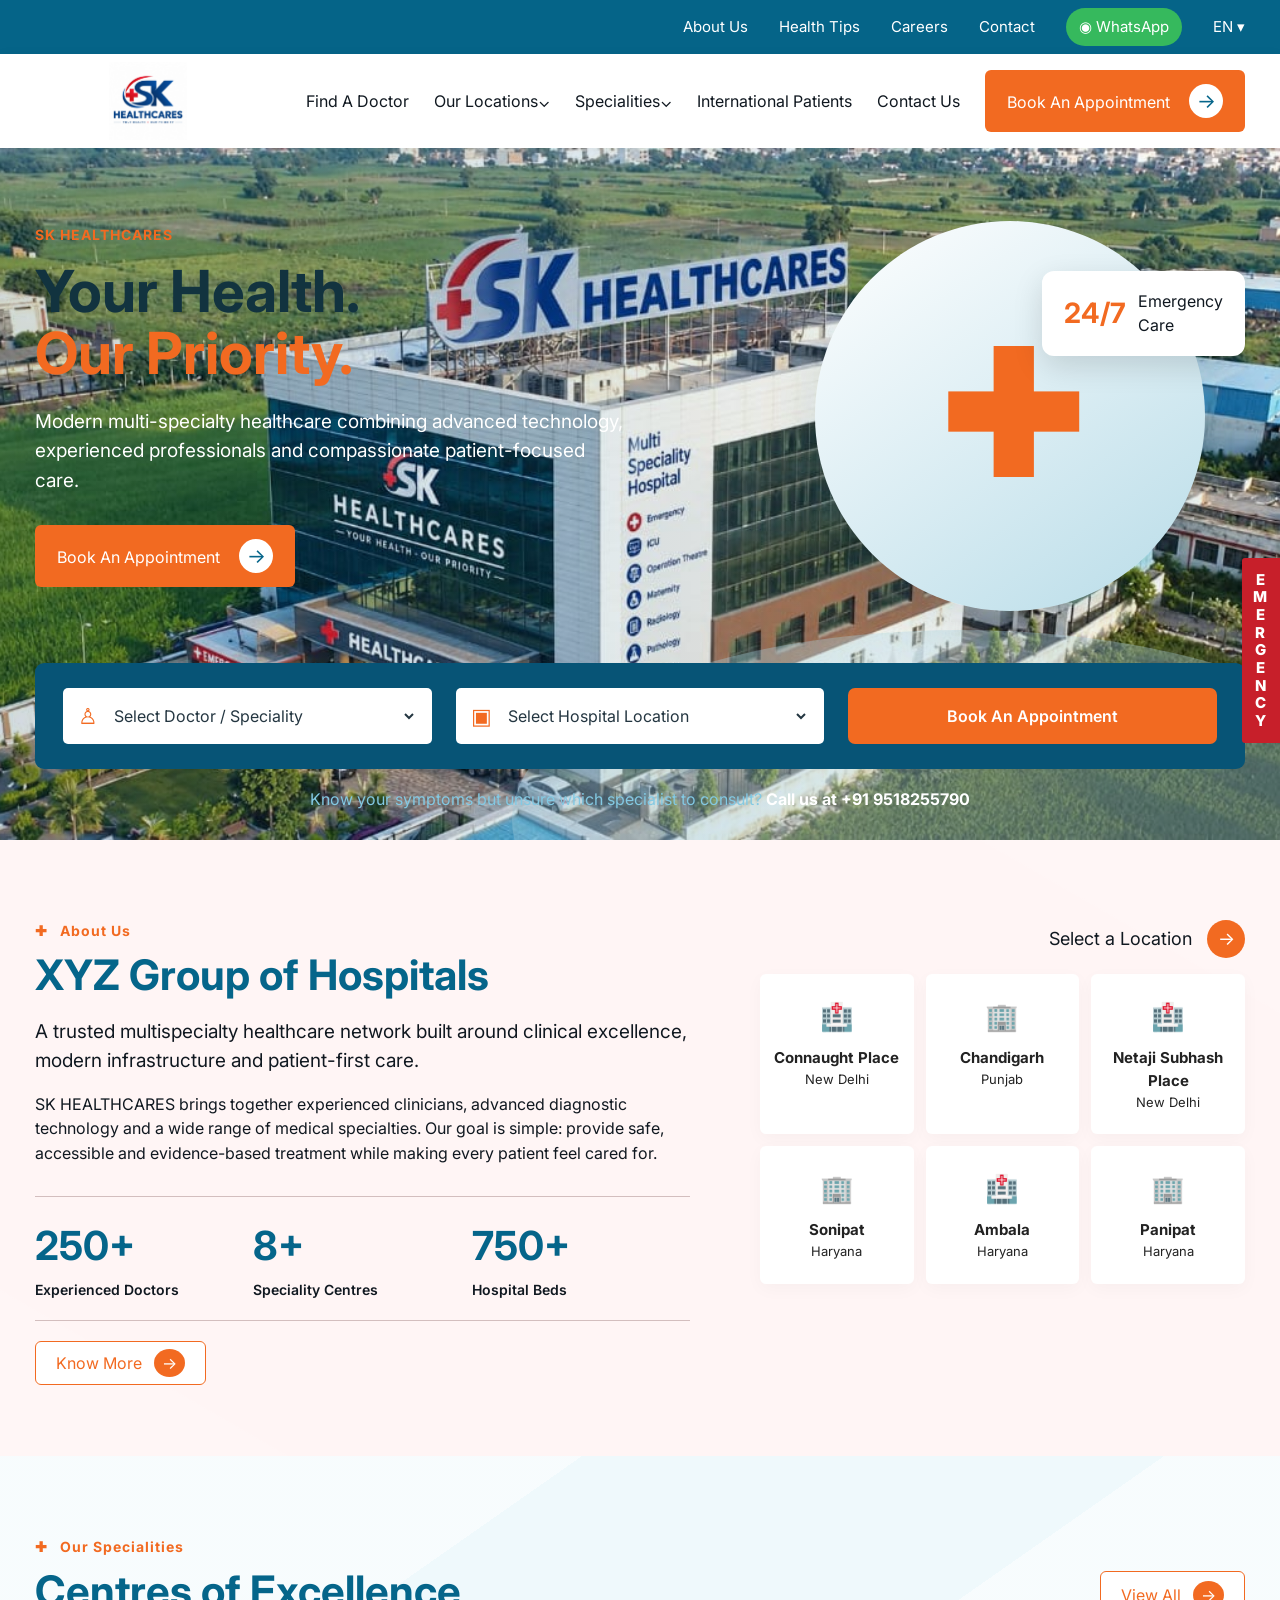
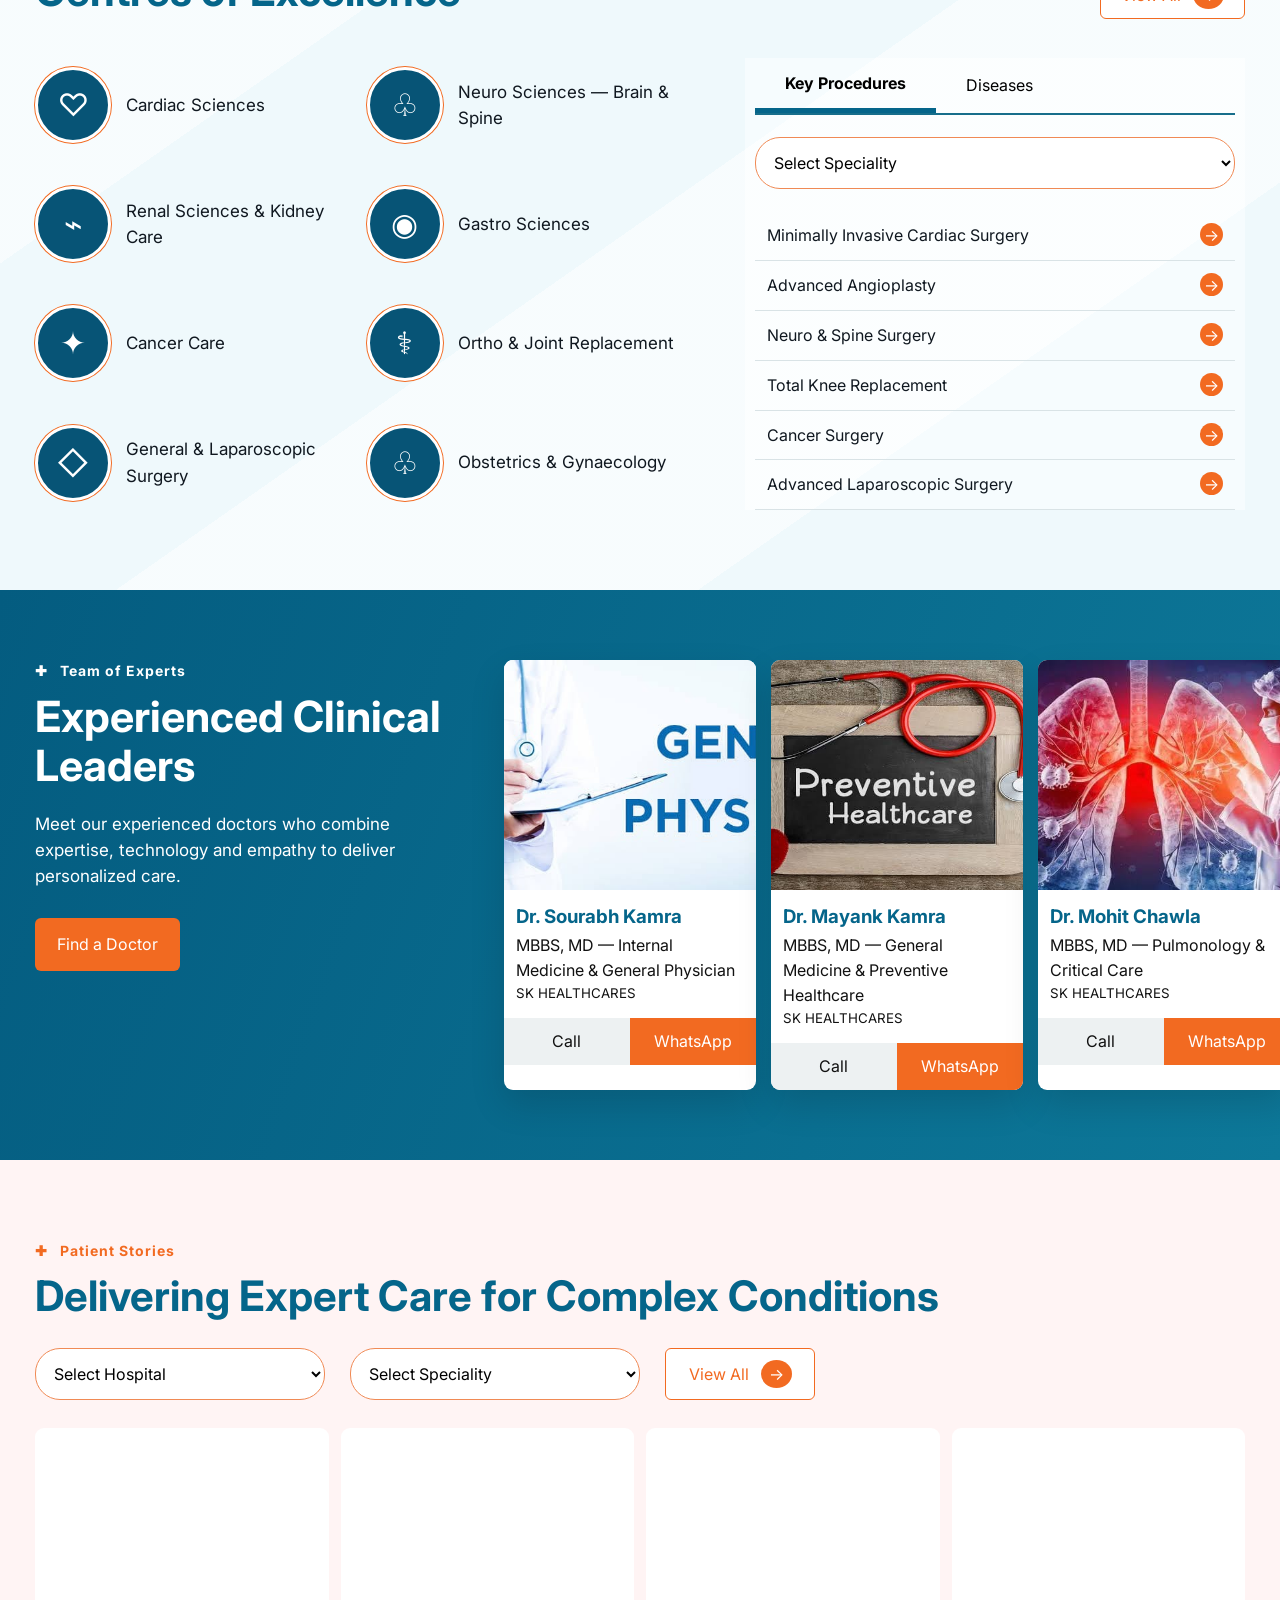
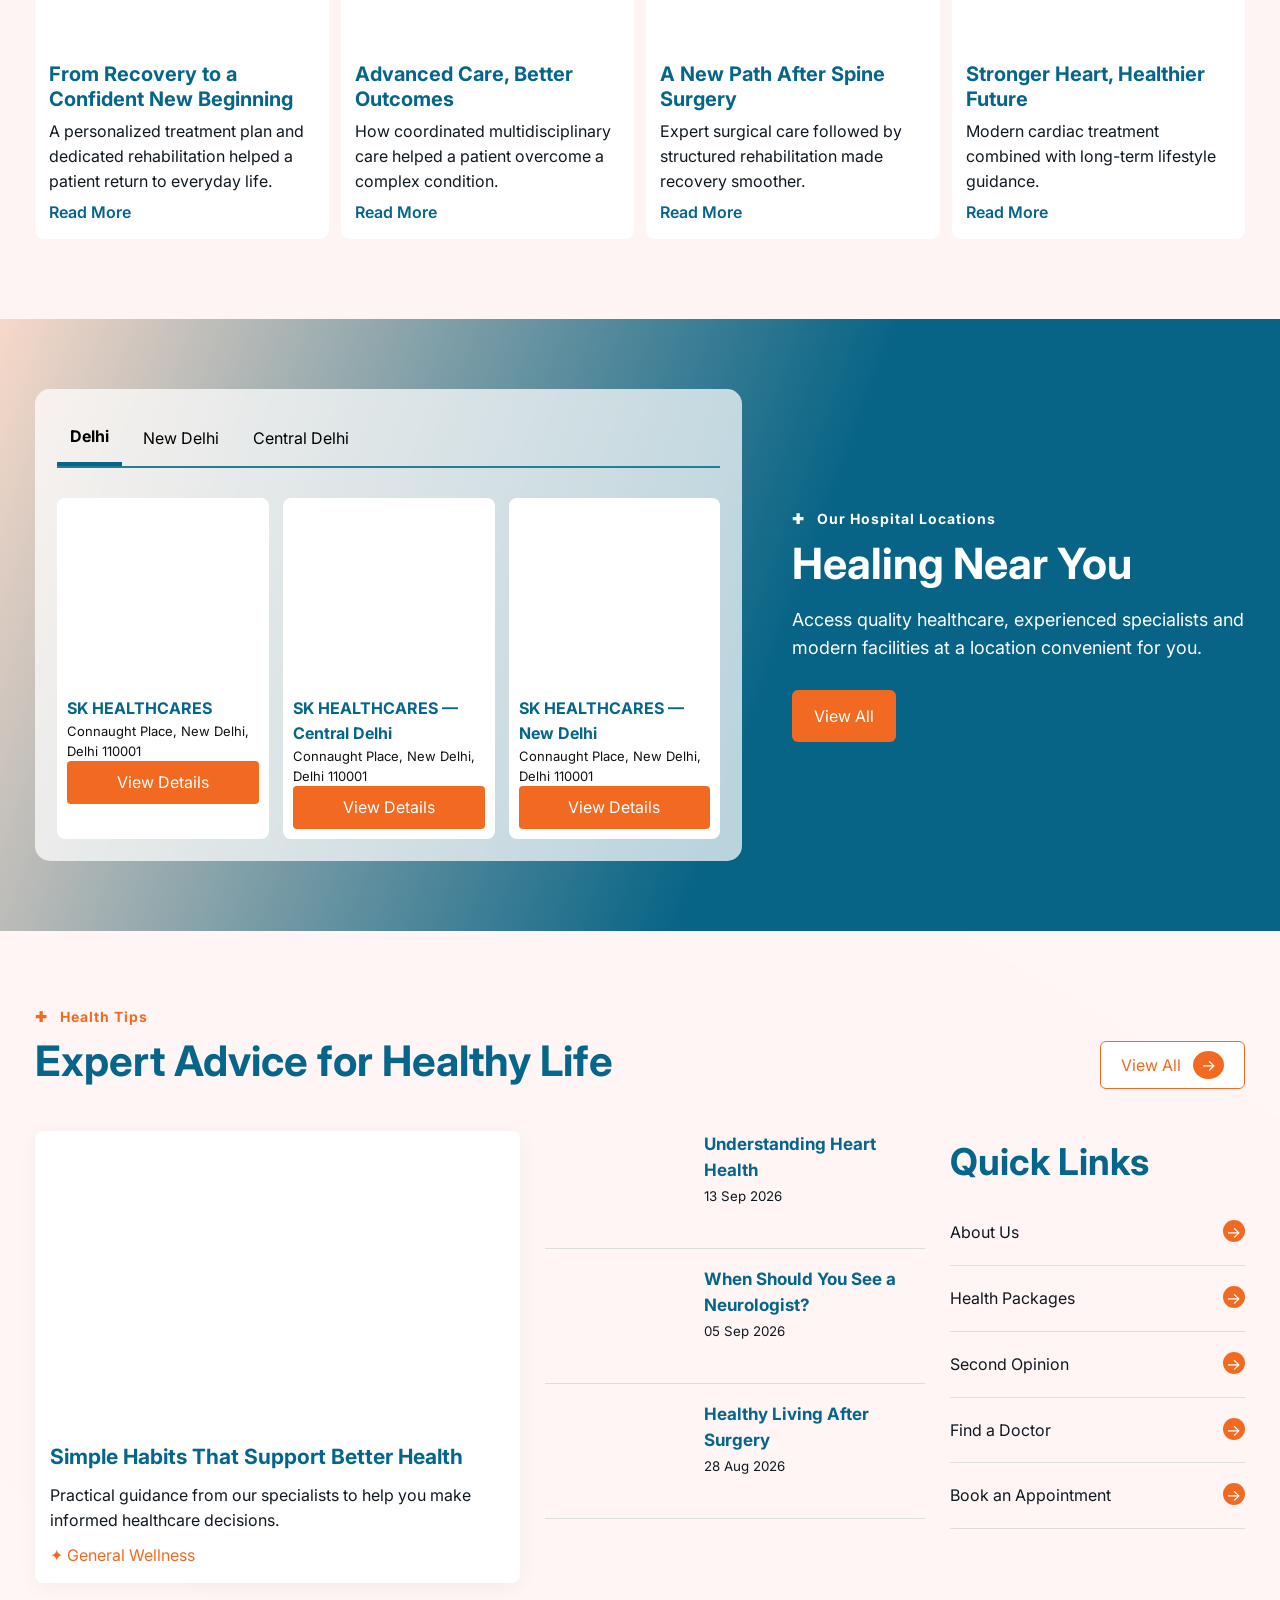
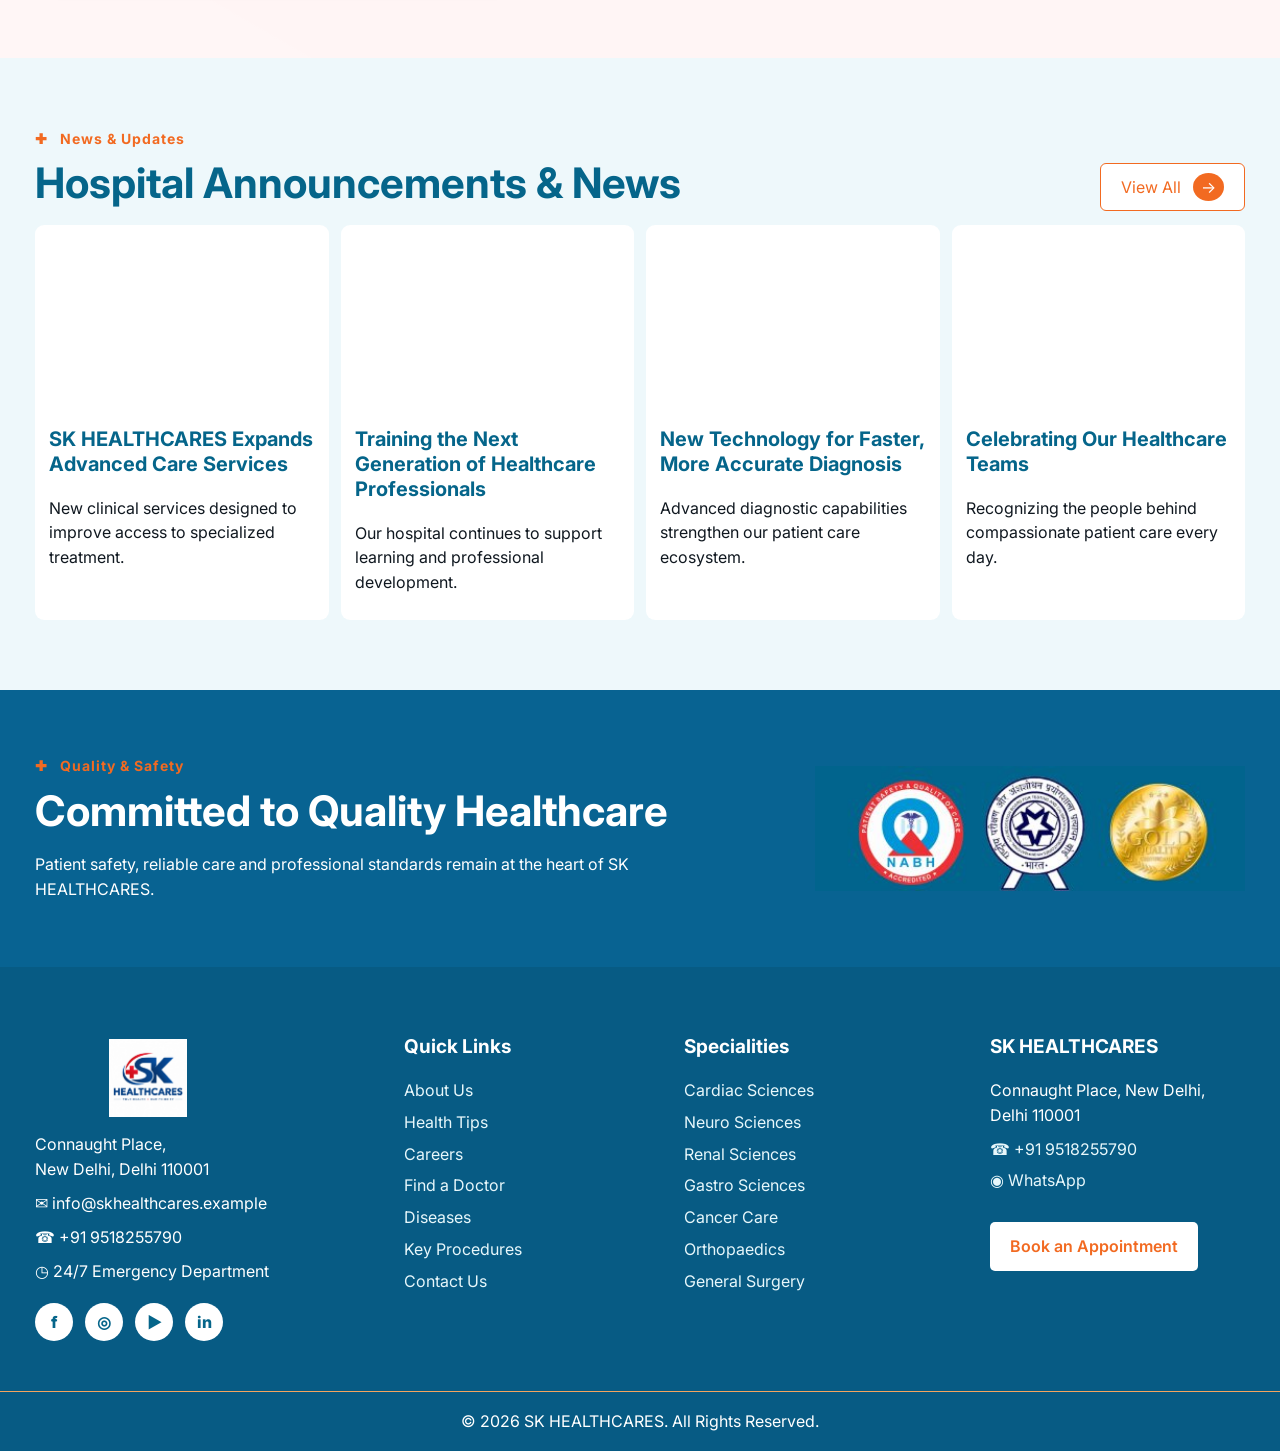
<file: index.html>
<!DOCTYPE html>
<html lang="en">
<head>
  <meta charset="UTF-8">
  <meta name="viewport" content="width=device-width, initial-scale=1.0">
  <meta name="description" content="SK HEALTHCARES - Multispecialty healthcare with expert doctors and modern facilities.">
  <title>SK HEALTHCARES | Compassionate Care, Advanced Medicine</title>
  <link rel="preconnect" href="https://fonts.googleapis.com">
  <link rel="preconnect" href="https://fonts.gstatic.com" crossorigin>
  <link href="https://fonts.googleapis.com/css2?family=Inter:wght@400;500;600;700;800&display=swap" rel="stylesheet">
  <link rel="stylesheet" href="style.css">
</head>
<body>

  <div class="topbar">
    <div class="container topbar-inner">
      <div></div>
      <nav>
        <a href="#about">About Us</a>
        <a href="#health-tips">Health Tips</a>
        <a href="#careers">Careers</a>
        <a href="#contact">Contact</a>
        <a class="wa" href="https://wa.me/91 9518255790" target="_blank" rel="noopener">◉ WhatsApp</a>
        <button class="language">EN ▾</button>
      </nav>
    </div>
  </div>

  <header class="header">
    <div class="container header-inner">
      <a class="logo" href="#">
        <img src="images/image3.jpg" alt="SK HEALTHCARES logo">
      </a>

      <button class="mobile-menu" aria-label="Open menu">☰</button>

      <nav class="main-nav" id="mainNav">
        <a href="#doctors">Find A Doctor</a>
        <a href="#locations">Our Locations⌄</a>
        <a href="#specialties">Specialities⌄</a>
        <a href="#international">International Patients</a>
        <a href="#contact">Contact Us</a>
        <button class="appointment-btn open-modal">Book An Appointment <span>→</span></button>
      </nav>
    </div>
  </header>

  <button class="emergency" id="emergencyBtn">
    E<br>M<br>E<br>R<br>G<br>E<br>N<br>C<br>Y
</button>

  <main>
    <!-- HERO -->
    <section class="hero">
      <img class="hero-image" src="images/image1.jpg" alt="SK HEALTHCARES hospital building">
      <div class="hero-overlay"></div>
      <div class="container hero-content">
        <div class="hero-copy">
          <p class="eyebrow">SK HEALTHCARES</p>
          <h1>Your Health.<br><span>Our Priority.</span></h1>
          <p>Modern multi-specialty healthcare combining advanced technology, experienced professionals and compassionate patient-focused care.</p>
          <button class="primary-btn open-modal">Book An Appointment <span>→</span></button>
        </div>
        <div class="hero-visual">
          <div class="hero-badge"><b>24/7</b><span>Emergency<br>Care</span></div>
          <div class="hero-circle">
            <div class="cross">✚</div>
          </div>
        </div>
      </div>

      <div class="search-panel container">
        <div class="select-box"><span>♙</span><select><option>Select Doctor / Speciality</option><option>General Physician</option><option>Preventive Healthcare</option><option>Pulmonology & Critical Care</option></select></div>
        <div class="select-box"><span>▣</span><select id="searchLocation">
            <option value="">Select Hospital Location</option>
            <option value="Connaught Place, New Delhi">Connaught Place, New Delhi</option>
            <option value="Chandigarh, Punjab">Chandigarh, Punjab</option>
            <option value="Netaji Subhash Place, New Delhi">Netaji Subhash Place, New Delhi</option>
            <option value="Sonipat, Haryana">Sonipat, Haryana</option>
            <option value="Ambala, Haryana">Ambala, Haryana</option>
            <option value="Panipat, Haryana">Panipat, Haryana</option>
          </select></div>
        <button class="search-btn open-modal">Book An Appointment</button>
      </div>
      <p class="symptom-line">Know your symptoms but unsure which specialist to consult? <b>Call us at +91  9518255790</b></p>
    </section>

    <!-- ABOUT -->
    <section class="about section-pattern" id="about">
      <div class="container two-col">
        <div>
          <p class="section-kicker">✚ &nbsp; About Us</p>
          <h2>XYZ Group of Hospitals</h2>
          <p class="lead">A trusted multispecialty healthcare network built around clinical excellence, modern infrastructure and patient-first care.</p>
          <p>SK HEALTHCARES brings together experienced clinicians, advanced diagnostic technology and a wide range of medical specialties. Our goal is simple: provide safe, accessible and evidence-based treatment while making every patient feel cared for.</p>

          <div class="stats">
            <div><strong>250+</strong><span>Experienced Doctors</span></div>
            <div><strong>8+</strong><span>Speciality Centres</span></div>
            <div><strong>750+</strong><span>Hospital Beds</span></div>
          </div>
          <a class="outline-btn" href="#contact">Know More <span>→</span></a>
        </div>

        <div class="location-grid">
          <div class="location-title">Select a Location <span>→</span></div>
          <div class="location-cards">
            <div class="location-card">🏥<b>Connaught Place</b><small>New Delhi</small></div>
            <div class="location-card">🏢<b>Chandigarh</b><small>Punjab</small></div>
            <div class="location-card">🏥<b>Netaji Subhash Place</b><small>New Delhi</small></div>
            <div class="location-card">🏢<b>Sonipat</b><small>Haryana</small></div>
            <div class="location-card">🏥<b>Ambala</b><small>Haryana</small></div>
            <div class="location-card">🏢<b>Panipat</b><small>Haryana</small></div>
          </div>
        </div>
      </div>
    </section>

    <!-- SPECIALTIES -->
    <section class="specialties section-pattern-blue" id="specialties">
      <div class="container">
        <p class="section-kicker">✚ &nbsp; Our Specialities</p>
        <div class="section-heading">
          <h2>Centres of Excellence</h2>
          <button class="outline-btn">View All <span>→</span></button>
        </div>

        <div class="specialty-layout">
          <div class="specialty-list">
            <div class="specialty active"><i>♡</i><span>Cardiac Sciences</span></div>
            <div class="specialty"><i>♧</i><span>Neuro Sciences — Brain & Spine</span></div>
            <div class="specialty"><i>⌁</i><span>Renal Sciences & Kidney Care</span></div>
            <div class="specialty"><i>◉</i><span>Gastro Sciences</span></div>
            <div class="specialty"><i>✦</i><span>Cancer Care</span></div>
            <div class="specialty"><i>⚕</i><span>Ortho & Joint Replacement</span></div>
            <div class="specialty"><i>◇</i><span>General & Laparoscopic Surgery</span></div>
            <div class="specialty"><i>♧</i><span>Obstetrics & Gynaecology</span></div>
          </div>

          <div class="procedures">
            <div class="tabs"><button class="tab active">Key Procedures</button><button class="tab">Diseases</button></div>
            <select><option>Select Speciality</option><option>Cardiology</option><option>Neurology</option><option>Orthopaedics</option></select>
            <ul id="procedureList">
              <li>Minimally Invasive Cardiac Surgery <span>→</span></li>
              <li>Advanced Angioplasty <span>→</span></li>
              <li>Neuro & Spine Surgery <span>→</span></li>
              <li>Total Knee Replacement <span>→</span></li>
              <li>Cancer Surgery <span>→</span></li>
              <li>Advanced Laparoscopic Surgery <span>→</span></li>
            </ul>
          </div>
        </div>
      </div>
    </section>

    <!-- DOCTORS -->
    <section class="doctors" id="doctors">
      <div class="container doctors-inner">
        <div class="doctor-intro">
          <p class="section-kicker light">✚ &nbsp; Team of Experts</p>
          <h2>Experienced Clinical Leaders</h2>
          <p>Meet our experienced doctors who combine expertise, technology and empathy to deliver personalized care.</p>
          <button class="primary-btn">Find a Doctor</button>
        </div>

        <div class="doctor-slider">
          <article class="doctor-card">
            <div class="doctor-photo"><img src="images/image4.jpg" alt="General Physician care"></div>
            <h3>Dr. Sourabh Kamra</h3><p>MBBS, MD — Internal Medicine & General Physician</p><small>SK HEALTHCARES</small>
            <div class="card-actions"><a href="tel:+91 9518255790">Call</a><a class="orange" href="https://wa.me/91 9518255790" target="_blank" rel="noopener">WhatsApp</a></div>
          </article>
          <article class="doctor-card">
            <div class="doctor-photo"><img src="images/image5.jpg" alt="Preventive Healthcare"></div>
            <h3>Dr. Mayank Kamra</h3><p>MBBS, MD — General Medicine & Preventive Healthcare</p><small>SK HEALTHCARES</small>
            <div class="card-actions"><a href="tel:+91 9518255790">Call</a><a class="orange" href="https://wa.me/91 9518255790" target="_blank" rel="noopener">WhatsApp</a></div>
          </article>
          <article class="doctor-card">
            <div class="doctor-photo"><img src="images/image6.jpg" alt="Pulmonology and Critical Care"></div>
            <h3>Dr. Mohit Chawla</h3><p>MBBS, MD — Pulmonology & Critical Care</p><small>SK HEALTHCARES</small>
            <div class="card-actions"><a href="tel:+91 9518255790">Call</a><a class="orange" href="https://wa.me/91 9518255790" target="_blank" rel="noopener">WhatsApp</a></div>
          </article>
        </div></div>
      </div>
    </section>

    <!-- CASES -->
    <section class="cases" id="health-tips">
      <div class="container">
        <p class="section-kicker">✚ &nbsp; Patient Stories</p>
        <h2>Delivering Expert Care for Complex Conditions</h2>
        <div class="filter-row">
          <select id="caseHospital">
              <option value="">Select Hospital</option>
              <option value="Connaught Place, New Delhi">Connaught Place, New Delhi</option>
              <option value="Chandigarh, Punjab">Chandigarh, Punjab</option>
              <option value="Netaji Subhash Place, New Delhi">Netaji Subhash Place, New Delhi</option>
              <option value="Sonipat, Haryana">Sonipat, Haryana</option>
              <option value="Ambala, Haryana">Ambala, Haryana</option>
              <option value="Panipat, Haryana">Panipat, Haryana</option>
            </select>
          <select><option>Select Speciality</option><option>Cardiology</option><option>Orthopaedics</option></select>
          <button class="outline-btn">View All <span>→</span></button>
        </div>

        <div class="case-grid">
          <article class="case-card">
            <div class="case-image case-a"></div>
            <div class="case-body"><h3>From Recovery to a Confident New Beginning</h3><p>A personalized treatment plan and dedicated rehabilitation helped a patient return to everyday life.</p><a href="#">Read More</a></div>
          </article>
          <article class="case-card">
            <div class="case-image case-b"></div>
            <div class="case-body"><h3>Advanced Care, Better Outcomes</h3><p>How coordinated multidisciplinary care helped a patient overcome a complex condition.</p><a href="#">Read More</a></div>
          </article>
          <article class="case-card">
            <div class="case-image case-c"></div>
            <div class="case-body"><h3>A New Path After Spine Surgery</h3><p>Expert surgical care followed by structured rehabilitation made recovery smoother.</p><a href="#">Read More</a></div>
          </article>
          <article class="case-card">
            <div class="case-image case-d"></div>
            <div class="case-body"><h3>Stronger Heart, Healthier Future</h3><p>Modern cardiac treatment combined with long-term lifestyle guidance.</p><a href="#">Read More</a></div>
          </article>
        </div>
      </div>
    </section>

    <!-- LOCATIONS -->
    <section class="locations" id="locations">
      <div class="container location-section">
        <div class="location-panel">
          <div class="state-tabs"><button class="active">Delhi</button><button>New Delhi</button><button>Central Delhi</button></div>
          <div class="hospital-mini-grid">
            <div><div class="hospital-img img-h1"></div><b>SK HEALTHCARES</b><p>Connaught Place, New Delhi, Delhi 110001</p><button>View Details</button></div>
            <div><div class="hospital-img img-h2"></div><b>SK HEALTHCARES — Central Delhi</b><p>Connaught Place, New Delhi, Delhi 110001</p><button>View Details</button></div>
            <div><div class="hospital-img img-h3"></div><b>SK HEALTHCARES — New Delhi</b><p>Connaught Place, New Delhi, Delhi 110001</p><button>View Details</button></div>
          </div>
        </div>
        <div class="location-copy">
          <p class="section-kicker light">✚ &nbsp; Our Hospital Locations</p>
          <h2>Healing Near You</h2>
          <p>Access quality healthcare, experienced specialists and modern facilities at a location convenient for you.</p>
          <button class="primary-btn">View All</button>
        </div>
      </div>
    </section>

    <!-- HEALTH -->
    <section class="health section-pattern" id="careers">
      <div class="container">
        <p class="section-kicker">✚ &nbsp; Health Tips</p>
        <div class="section-heading"><h2>Expert Advice for Healthy Life</h2><button class="outline-btn">View All <span>→</span></button></div>
        <div class="health-grid">
          <article class="featured-health">
            <div class="health-image"></div><h3>Simple Habits That Support Better Health</h3><p>Practical guidance from our specialists to help you make informed healthcare decisions.</p><span>✦ General Wellness</span>
          </article>
          <div class="health-list">
            <article><div class="small-img s1"></div><div><h3>Understanding Heart Health</h3><small>13 Sep 2026</small></div></article>
            <article><div class="small-img s2"></div><div><h3>When Should You See a Neurologist?</h3><small>05 Sep 2026</small></div></article>
            <article><div class="small-img s3"></div><div><h3>Healthy Living After Surgery</h3><small>28 Aug 2026</small></div></article>
          </div>
          <aside class="quick-links"><h2>Quick Links</h2><a href="#about">About Us <span>→</span></a><a href="#">Health Packages <span>→</span></a><a href="#">Second Opinion <span>→</span></a><a href="#doctors">Find a Doctor <span>→</span></a><a class="open-modal" href="#">Book an Appointment <span>→</span></a></aside>
        </div>
      </div>
    </section>

    <!-- NEWS -->
    <section class="news">
      <div class="container">
        <p class="section-kicker">✚ &nbsp; News & Updates</p>
        <div class="section-heading"><h2>Hospital Announcements & News</h2><button class="outline-btn">View All <span>→</span></button></div>
        <div class="news-grid">
          <article><div class="news-img n1"></div><h3>SK HEALTHCARES Expands Advanced Care Services</h3><p>New clinical services designed to improve access to specialized treatment.</p></article>
          <article><div class="news-img n2"></div><h3>Training the Next Generation of Healthcare Professionals</h3><p>Our hospital continues to support learning and professional development.</p></article>
          <article><div class="news-img n3"></div><h3>New Technology for Faster, More Accurate Diagnosis</h3><p>Advanced diagnostic capabilities strengthen our patient care ecosystem.</p></article>
          <article><div class="news-img n4"></div><h3>Celebrating Our Healthcare Teams</h3><p>Recognizing the people behind compassionate patient care every day.</p></article>
        </div>
      </div>
    </section>
  </main>

  <section class="credentials" id="quality">
    <div class="container credentials-inner">
      <div><p class="section-kicker">✚ &nbsp; Quality & Safety</p><h2>Committed to Quality Healthcare</h2><p>Patient safety, reliable care and professional standards remain at the heart of SK HEALTHCARES.</p></div>
      <img src="images/image2.jpg" alt="Healthcare accreditation and quality logos">
    </div>
  </section>

  <footer id="contact">
    <div class="container footer-grid">
      <div>
        <a class="logo footer-logo" href="#"><img src="images/image3.jpg" alt="SK HEALTHCARES logo"></a>
        <p>Connaught Place,<br>New Delhi, Delhi 110001</p>
        <p>✉ info@skhealthcares.example</p>
        <p>☎ +91  9518255790</p>
        <p>◷ 24/7 Emergency Department</p>
        <div class="socials"><a>f</a><a>◎</a><a>▶</a><a>in</a></div>
      </div>
      <div><h4>Quick Links</h4><a href="#about">About Us</a><a href="#health-tips">Health Tips</a><a href="#">Careers</a><a href="#doctors">Find a Doctor</a><a href="#">Diseases</a><a href="#">Key Procedures</a><a href="#contact">Contact Us</a></div>
      <div><h4>Specialities</h4><a href="#specialties">Cardiac Sciences</a><a href="#specialties">Neuro Sciences</a><a href="#specialties">Renal Sciences</a><a href="#specialties">Gastro Sciences</a><a href="#specialties">Cancer Care</a><a href="#specialties">Orthopaedics</a><a href="#specialties">General Surgery</a></div>
      <div><h4>SK HEALTHCARES</h4><p>Connaught Place, New Delhi,<br>Delhi 110001</p><a href="tel:+91 9518255790">☎ +91  9518255790</a><a href="https://wa.me/91 9518255790" target="_blank" rel="noopener">◉ WhatsApp</a><button class="footer-appointment open-modal">Book an Appointment</button></div>
    </div>
    <div class="copyright"><div class="container">© 2026 SK HEALTHCARES. All Rights Reserved.</div></div>
  </footer>

  <div class="modal" id="appointmentModal" aria-hidden="true">
    <div class="modal-box">
      <button class="close-modal" aria-label="Close">×</button>
      <p class="section-kicker">✚ &nbsp; Appointment</p>
      <h2>Book An Appointment</h2>
      <form id="appointmentForm">

    <input
        id="patientName"
        required
        type="text"
        placeholder="Your Name"
    >

    <input
        id="patientPhone"
        required
        type="tel"
        placeholder="Phone Number"
    >

    <input
        id="patientEmail"
        type="email"
        placeholder="Email Address"
    >

    <select id="doctor" required>
        <option value="">Select Doctor</option>
        <option value="Dr. Sourabh Kamra">
            Dr. Sourabh Kamra — Internal Medicine
        </option>
        <option value="Dr. Mayank Kamra">
            Dr. Mayank Kamra — General Medicine
        </option>
        <option value="Dr. Mohit Chawla">
            Dr. Mohit Chawla — Pulmonology & Critical Care
        </option>
    </select>

    <select id="specialty" required>
        <option value="">Select Speciality</option>
        <option value="Internal Medicine & General Physician">
            Internal Medicine & General Physician
        </option>
        <option value="General Medicine & Preventive Healthcare">
            General Medicine & Preventive Healthcare
        </option>
        <option value="Pulmonology & Critical Care">
            Pulmonology & Critical Care
        </option>
    </select>

    <select id="location" required>
        <option value="">Select Hospital Location</option>
        <option value="Connaught Place, New Delhi">Connaught Place, New Delhi</option>
        <option value="Chandigarh, Punjab">Chandigarh, Punjab</option>
        <option value="Netaji Subhash Place, New Delhi">Netaji Subhash Place, New Delhi</option>
        <option value="Sonipat, Haryana">Sonipat, Haryana</option>
        <option value="Ambala, Haryana">Ambala, Haryana</option>
        <option value="Panipat, Haryana">Panipat, Haryana</option>
    </select>

    <input
        id="appointmentDate"
        required
        type="date"
    >

    <input
        id="appointmentTime"
        required
        type="time"
    >

    <textarea
        id="message"
        placeholder="Message / Reason for Visit"
        rows="3"
    ></textarea>

    <button class="primary-btn" type="submit">
        Request Appointment →
    </button>

</form>

<p class="form-message" id="formMessage"></p>
      <p class="form-message" id="formMessage"></p>
    </div>
  </div>
<div class="emergency-modal" id="emergencyModal">

    <button class="emergency-close" id="emergencyClose">
        ×
    </button>

    <div class="emergency-grid">

        <div class="emergency-card">
            <div class="emergency-icon">🏥</div>
            <h3>SK HEALTHCARES</h3>
            <p>Connaught Place, New Delhi</p>
            <a href="tel:+91 9518255790">+91  9518255790</a>
        </div>

        <div class="emergency-card">
            <div class="emergency-icon">🚑</div>
            <h3>24×7 Emergency</h3>
            <p>Emergency Department</p>
            <a href="tel:+91 9518255790">Call Now</a>
        </div>

        <div class="emergency-card">
            <div class="emergency-icon">🩺</div>
            <h3>Critical Care</h3>
            <p>ICU & Critical Care</p>
            <a href="tel:+91 9518255790">+91  9518255790</a>
        </div>

        <div class="emergency-card">
            <div class="emergency-icon">🏨</div>
            <h3>Operation Theatre</h3>
            <p>Modern Operation Theatres</p>
            <a href="tel:+91 9518255790">Call Now</a>
        </div>

        <div class="emergency-card">
            <div class="emergency-icon">🤰</div>
            <h3>Maternity Care</h3>
            <p>Women & Maternity Care</p>
            <a href="tel:+91 9518255790">+91  9518255790</a>
        </div>

        <div class="emergency-card">
            <div class="emergency-icon">🔬</div>
            <h3>Diagnostics</h3>
            <p>Radiology & Pathology</p>
            <a href="tel:+91 9518255790">Call Now</a>
        </div>

        <div class="emergency-card">
            <div class="emergency-icon">🧪</div>
            <h3>Laboratory</h3>
            <p>Advanced Pathology Services</p>
            <a href="tel:+91 9518255790">+91  9518255790</a>
        </div>

        <div class="emergency-card">
            <div class="emergency-icon">💊</div>
            <h3>In-house Pharmacy</h3>
            <p>Medicines & Pharmacy</p>
            <a href="tel:+91 9518255790">Call Now</a>
        </div>

    </div>
</div>

<div class="success-popup-overlay" id="successPopup">
    <div class="success-popup">
        <button class="success-popup-close" id="successPopupClose">×</button>

        <div class="success-icon">✓</div>

        <h2>Appointment Requested</h2>

        <p>
            Your appointment request has been submitted successfully.
        </p>

        <small>
            Our team will review your request and confirm your appointment.
        </small>

        <button class="primary-btn" id="successPopupOk">
            Done
        </button>
    </div>
</div>
  <script src="script.js"></script>
</body>
</html>
</file>
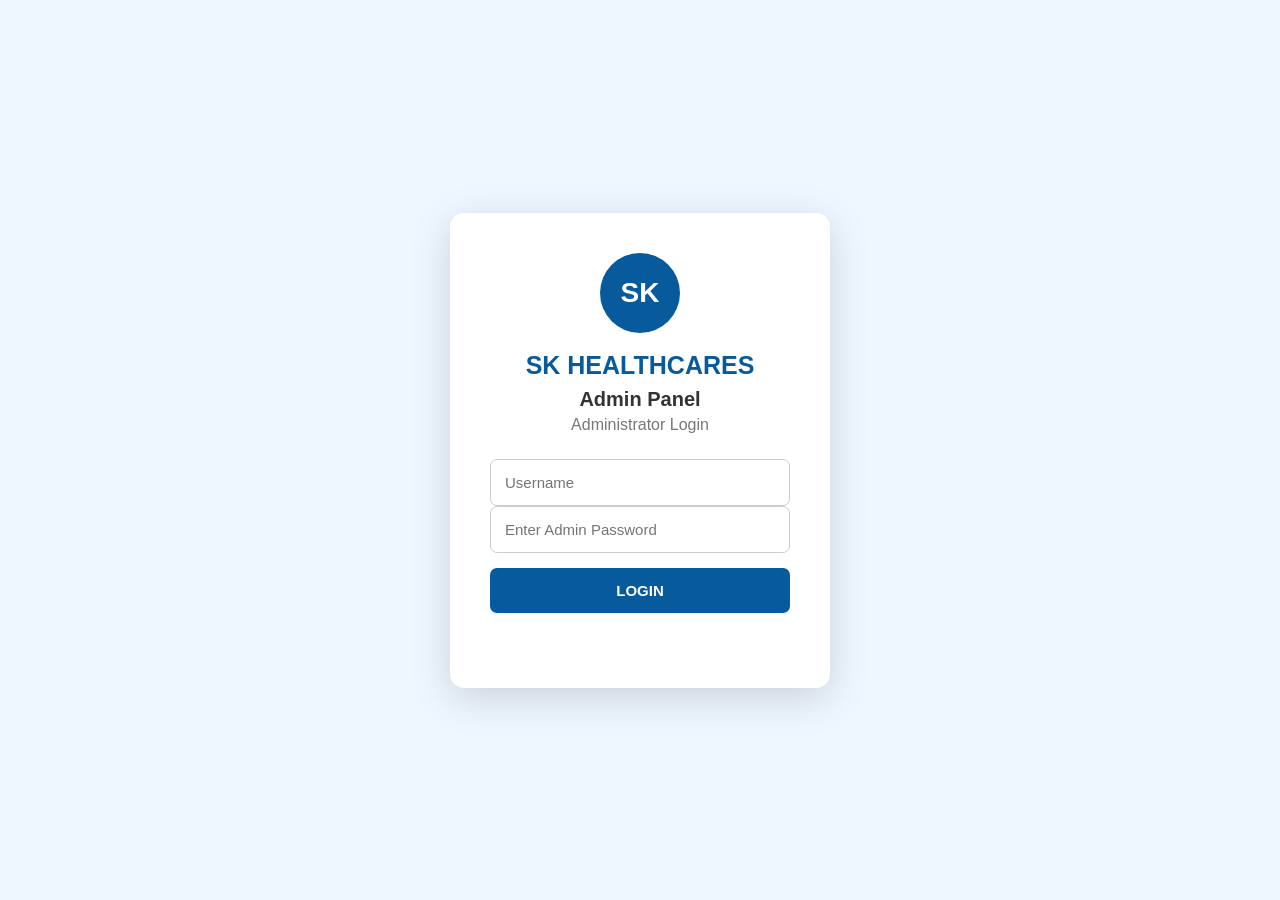
<file: admin/index.html>
<!DOCTYPE html>
<html lang="en">
<head>
    <meta charset="UTF-8">
    <meta name="viewport" content="width=device-width, initial-scale=1.0">

    <title>SK HEALTHCARES — Admin Panel</title>

    <style>
        * {
            box-sizing: border-box;
        }

        html,
        body {
            margin: 0;
            padding: 0;
            width: 100%;
            min-height: 100%;
            font-family: Arial, Helvetica, sans-serif;
            background: #f4f7fb;
            color: #222;
        }

        button,
        input,
        select {
            font-family: inherit;
        }


        #loginScreen {
            position: fixed;
            inset: 0;
            width: 100vw;
            height: 100vh;

            display: flex;
            justify-content: center;
            align-items: center;

            background: #eef6ff;

            z-index: 999999;
        }

        .login-box {
            position: relative;
            z-index: 1000000;

            width: 380px;
            max-width: calc(100% - 30px);

            background: #ffffff;

            padding: 40px;

            border-radius: 14px;

            box-shadow:
                0 10px 40px rgba(0, 0, 0, 0.15);

            text-align: center;
        }

        .login-logo {
            width: 80px;
            height: 80px;

            margin: 0 auto 18px;

            border-radius: 50%;

            background: #075a9c;

            display: flex;
            justify-content: center;
            align-items: center;

            color: white;

            font-size: 28px;
            font-weight: bold;
        }

        .login-box h1 {
            margin: 0;

            color: #075a9c;

            font-size: 25px;
        }

        .login-box h2 {
            margin: 8px 0 5px;

            font-size: 20px;

            color: #333;
        }

        .login-box p {
            margin: 0 0 25px;

            color: #777;
        }

        .login-box input {
            width: 100%;

            padding: 14px;

            border: 1px solid #ccc;

            border-radius: 7px;

            font-size: 15px;

            outline: none;
        }

        .login-box input:focus {
            border-color: #075a9c;
        }

        .login-box button {
            width: 100%;

            margin-top: 15px;

            padding: 14px;

            border: none;

            border-radius: 7px;

            background: #075a9c;

            color: white;

            font-size: 15px;

            font-weight: bold;

            cursor: pointer;
        }

        .login-box button:hover {
            background: #064b81;
        }

        #loginError {
            min-height: 20px;

            margin-top: 15px;

            color: #d93025;

            font-size: 14px;
        }


        #adminPanel {
            display: none;

            min-height: 100vh;

            position: relative;

            z-index: 1;
        }

        .admin-header {
            width: 100%;

            background: #075a9c;

            color: white;

            padding: 18px 32px;

            display: flex;

            justify-content: space-between;

            align-items: center;
        }

        .admin-header h1 {
            margin: 0;

            font-size: 23px;
        }

        #logoutBtn {
            background: white;

            color: #075a9c;

            border: none;

            padding: 10px 20px;

            border-radius: 6px;

            font-weight: bold;

            cursor: pointer;
        }

        #logoutBtn:hover {
            background: #f0f0f0;
        }




        .admin-container {
            max-width: 1500px;

            margin: auto;

            padding: 30px;
        }

        .admin-container h2 {
            margin: 0 0 8px;

            color: #075a9c;

            font-size: 28px;
        }

        .admin-description {
            color: #666;

            margin-bottom: 25px;
        }



        .stats {
            display: grid;

            grid-template-columns:
                repeat(4, 1fr);

            gap: 20px;

            margin-bottom: 30px;
        }

        .stat-card {
            background: white;

            padding: 24px;

            border-radius: 10px;

            box-shadow:
                0 4px 15px rgba(0, 0, 0, 0.07);
        }

        .stat-card p {
            margin: 0 0 10px;

            color: #666;

            font-size: 14px;

            font-weight: bold;
        }

        .stat-card strong {
            font-size: 32px;

            color: #075a9c;
        }



        .controls {
            background: white;

            padding: 20px;

            border-radius: 10px;

            margin-bottom: 20px;

            display: flex;

            gap: 12px;

            align-items: center;
        }

        #searchAppointments {
            flex: 1;

            padding: 12px;

            border: 1px solid #ccc;

            border-radius: 6px;

            font-size: 14px;

            outline: none;
        }

        #searchAppointments:focus {
            border-color: #075a9c;
        }

        #statusFilter {
            padding: 12px;

            border: 1px solid #ccc;

            border-radius: 6px;

            background: white;

            min-width: 150px;
        }

        #refreshAppointments {
            padding: 12px 20px;

            border: none;

            border-radius: 6px;

            background: #075a9c;

            color: white;

            cursor: pointer;

            font-weight: bold;
        }



        .table-container {
            width: 100%;

            background: white;

            border-radius: 10px;

            overflow-x: auto;

            box-shadow:
                0 4px 15px rgba(0, 0, 0, 0.07);
        }

        table {
            width: 100%;

            border-collapse: collapse;

            min-width: 950px;
        }

        thead {
            background: #075a9c;

            color: white;
        }

        th {
            padding: 15px;

            text-align: left;

            font-size: 14px;
        }

        td {
            padding: 14px;

            border-bottom: 1px solid #eee;

            font-size: 14px;
        }

        tbody tr:hover {
            background: #f8fbff;
        }




        .status {
            display: inline-block;

            padding: 5px 10px;

            border-radius: 20px;

            font-size: 12px;

            font-weight: bold;
        }

        .status.pending {
            background: #fff3cd;

            color: #856404;
        }

        .status.confirmed {
            background: #d4edda;

            color: #155724;
        }

        .status.cancelled {
            background: #f8d7da;

            color: #721c24;
        }



        .action-btn {
            border: none;

            padding: 7px 11px;

            border-radius: 5px;

            color: white;

            cursor: pointer;

            margin: 2px;

            font-size: 12px;
        }

        .view-btn {
            background: #075a9c;
        }

        .confirm-btn {
            background: #28a745;
        }

        .cancel-btn {
            background: #dc3545;
        }

        .delete-btn {
            background: #333;
        }

        .action-btn:hover {
            opacity: .85;
        }




        .empty-state {
            text-align: center;

            padding: 45px 20px;

            color: #777;
        }

        .empty-state h3 {
            margin: 10px 0;

            color: #555;
        }



        #appointmentDetailsModal {
            display: none;

            position: fixed;

            inset: 0;

            width: 100vw;
            height: 100vh;

            background: rgba(0, 0, 0, .55);

            justify-content: center;

            align-items: center;

            padding: 20px;

            z-index: 999998;
        }

        .details-box {
            position: relative;

            width: 550px;

            max-width: 100%;

            max-height: 90vh;

            overflow-y: auto;

            background: white;

            border-radius: 12px;

            padding: 30px;
        }

        .details-box h2 {
            color: #075a9c;

            margin-top: 0;
        }

        #closeDetailsModal {
            position: absolute;

            top: 15px;

            right: 20px;

            font-size: 28px;

            color: #666;

            cursor: pointer;
        }

        .detail-row {
            padding: 12px 0;

            border-bottom: 1px solid #eee;
        }

        .detail-row span {
            display: block;

            color: #777;

            font-size: 12px;

            margin-bottom: 4px;
        }

        .detail-row strong {
            color: #222;
        }

        .modal-buttons {
            margin-top: 20px;

            display: flex;

            gap: 10px;
        }




        @media (max-width: 900px) {

            .stats {
                grid-template-columns:
                    repeat(2, 1fr);
            }

        }

        @media (max-width: 600px) {

            .admin-header {
                padding: 15px;
            }

            .admin-header h1 {
                font-size: 17px;
            }

            .admin-container {
                padding: 15px;
            }

            .stats {
                grid-template-columns: 1fr;
            }

            .controls {
                flex-direction: column;

                align-items: stretch;
            }

            #statusFilter,
            #refreshAppointments {
                width: 100%;
            }

            .login-box {
                padding: 28px 22px;
            }
        }
    </style>
</head>


<body>


<div id="loginScreen">

    <div class="login-box">

        <div class="login-logo">
            SK
        </div>

        <h1>SK HEALTHCARES</h1>

        <h2>Admin Panel</h2>

        <p>
            Administrator Login
        </p>


        <form id="loginForm">
            <input
                type="text"
                id="adminUsername"
                placeholder="Username"
                required
            >
            <input
                type="password"
                id="adminPassword"
                placeholder="Enter Admin Password"
                autocomplete="current-password"
                required
            >

            <button type="submit">
                LOGIN
            </button>

        </form>


        <div id="loginError"></div>

    </div>

</div>



<div id="adminPanel">


    <header class="admin-header">

        <h1>
            SK HEALTHCARES — Admin Panel
        </h1>

        <button id="logoutBtn">
            Logout
        </button>

    </header>



    <main class="admin-container">


        <h2>
            Appointment Dashboard
        </h2>

        <div class="admin-description">
            Manage and monitor patient appointment requests.
        </div>



        <section class="stats">


            <div class="stat-card">

                <p>
                    Total Appointments
                </p>

                <strong id="totalAppointments">
                    0
                </strong>

            </div>



            <div class="stat-card">

                <p>
                    Pending
                </p>

                <strong id="pendingAppointments">
                    0
                </strong>

            </div>



            <div class="stat-card">

                <p>
                    Confirmed
                </p>

                <strong id="confirmedAppointments">
                    0
                </strong>

            </div>



            <div class="stat-card">

                <p>
                    Cancelled
                </p>

                <strong id="cancelledAppointments">
                    0
                </strong>

            </div>


        </section>





        <section class="controls">


            <input
                type="text"
                id="searchAppointments"
                placeholder="Search patient, phone or doctor..."
            >


            <select id="statusFilter">

                <option value="all">
                    All Status
                </option>

                <option value="Pending">
                    Pending
                </option>

                <option value="Confirmed">
                    Confirmed
                </option>

                <option value="Cancelled">
                    Cancelled
                </option>

            </select>


            <button id="refreshAppointments">
                ↻ Refresh
            </button>


        </section>


        <section class="table-container">

            <table>

                <thead>

                    <tr>

                        <th>
                            Patient
                        </th>

                        <th>
                            Contact
                        </th>

                        <th>
                            Doctor
                        </th>

                        <th>
                            Date & Time
                        </th>

                        <th>
                            Status
                        </th>

                        <th>
                            Actions
                        </th>

                    </tr>

                </thead>


                <tbody id="appointmentsTableBody">

                    <tr>

                        <td
                            colspan="6"
                            style="
                                text-align:center;
                                padding:35px;
                            "
                        >
                            Loading appointments...
                        </td>

                    </tr>

                </tbody>

            </table>

        </section>


    </main>

</div>


<div id="appointmentDetailsModal">

    <div class="details-box">

        <span id="closeDetailsModal">
            ×
        </span>


        <h2>
            Appointment Details
        </h2>


        <div id="appointmentDetails">
        </div>


    </div>

</div>




<script src="admin.js"></script>


</body>
</html>
</file>
<file: style.css>
*{box-sizing:border-box;margin:0;padding:0}
:root{--blue:#05658a;--dark:#075476;--orange:#f26a21;--light:#f8eeee;--pale:#eef8fb;--text:#101820}
html{scroll-behavior:smooth}
body{font-family:Inter,Arial,sans-serif;color:var(--text);line-height:1.55;overflow-x:hidden}
.container{width:min(1380px,calc(100% - 70px));margin:auto}
a{text-decoration:none;color:inherit}
button,select,input{font:inherit}
.topbar{height:54px;background:#056488;color:white}
.topbar-inner{height:100%;display:flex;justify-content:flex-end;align-items:center}
.topbar nav{display:flex;gap:31px;align-items:center;font-size:15px}
.wa{background:#36b95d;border-radius:50px;padding:7px 13px}
.language{background:none;border:0;color:white;cursor:pointer}
.header{height:94px;background:white;position:sticky;top:0;z-index:50;box-shadow:0 2px 12px #0000000d}
.header-inner{height:100%;display:flex;align-items:center;justify-content:space-between}
.logo{display:flex;align-items:center;gap:10px;color:var(--blue)}
.logo-mark{width:48px;height:48px;border:2px solid var(--orange);border-radius:50%;display:grid;place-items:center;color:var(--orange);font-size:26px}
.logo b{color:var(--orange);font-size:29px}.logo strong{font-size:29px}.logo small{display:block;font-size:7px;letter-spacing:1.7px;color:#17718c}
.main-nav{display:flex;align-items:center;gap:25px;font-size:16px}
.main-nav>a:hover{color:var(--orange)}
.appointment-btn,.primary-btn{border:0;background:var(--orange);color:#fff;border-radius:6px;padding:14px 22px;cursor:pointer}
.appointment-btn span,.primary-btn span{display:inline-grid;place-items:center;background:white;color:var(--blue);border-radius:50%;width:34px;height:34px;margin-left:15px;font-size:20px}
.mobile-menu{display:none;border:0;background:none;font-size:28px;color:var(--orange)}
.emergency{position:fixed;right:0;top:62%;z-index:80;background:#c71f2a;color:white;padding:10px 9px;font-weight:700;text-align:center;line-height:1.2;letter-spacing:2px;border-radius:3px 0 0 3px}
.hero{min-height:650px;position:relative;background:#075476;overflow:hidden}
.hero:after{content:"";position:absolute;inset:auto -10% -170px auto;width:70%;height:380px;border-radius:50%;background:#b8dce8;opacity:.35}
.hero-overlay{position:absolute;inset:0;background-image:linear-gradient(90deg,#0000,#0000);background-size:15px 15px;opacity:.22}
.hero-content{min-height:515px;display:flex;align-items:center;position:relative;z-index:2}
.hero-copy{width:58%;padding:65px 0}
.eyebrow,.section-kicker{color:var(--orange);font-weight:700;letter-spacing:1px;font-size:14px}
.hero h1{font-size:58px;line-height:1.08;margin:14px 0 22px;color:#12333f}
.hero h1 span{color:var(--orange)}
.hero-copy>p:not(.eyebrow){font-size:19px;max-width:590px;margin-bottom:30px;color:#fff}
.hero-visual{flex:1;height:470px;position:relative}
.hero-circle{width:390px;height:390px;border-radius:50%;position:absolute;right:40px;top:50px;background:linear-gradient(145deg,#fff,#b8dce8);box-shadow:0 25px 60px #0c5c7525;display:grid;place-items:center}
.cross{font-size:170px;color:var(--orange);font-weight:800}
.hero-badge{position:absolute;z-index:3;right:0;top:100px;background:white;padding:18px 22px;border-radius:12px;box-shadow:0 10px 30px #0002;display:flex;gap:12px;align-items:center}
.hero-badge b{font-size:28px;color:var(--orange)}
.search-panel{position:relative;z-index:5;background:#075476;padding:25px 28px;border-radius:9px;display:grid;grid-template-columns:1fr 1fr 1fr;gap:24px}
.select-box{height:56px;background:#fff;border-radius:5px;display:flex;align-items:center;padding:0 15px;color:var(--orange)}
.select-box span{font-size:22px;margin-right:12px}.select-box select{border:0;outline:0;background:white;width:100%;color:#243641}
.search-btn{border:0;background:var(--orange);color:white;border-radius:7px;font-weight:600;cursor:pointer}
.symptom-line{text-align:center;color:#83c9e3;padding:18px 0 28px;position:relative;z-index:3}
.symptom-line b{color:#fff}
.section-pattern{background:#fff5f5;background-image:linear-gradient(30deg,#ffffff22 12%,transparent 12.5%,transparent 87%,#ffffff22 87.5%);padding:80px 0}
.two-col{display:grid;grid-template-columns:1.35fr 1fr;gap:70px}
h2{font-size:42px;line-height:1.15;color:var(--blue);margin:10px 0 17px}
.lead{font-size:19px}.two-col>div:first-child>p:not(.section-kicker){max-width:760px;margin-bottom:16px}
.stats{border-top:1px solid #d3bebe;border-bottom:1px solid #d3bebe;display:grid;grid-template-columns:repeat(3,1fr);margin:30px 0;padding:18px 0}
.stats div{padding-right:15px}.stats strong{display:block;font-size:40px;color:var(--blue)}.stats span{font-weight:600;font-size:14px}
.outline-btn{border:1px solid var(--orange);color:var(--orange);background:white;border-radius:6px;padding:11px 20px;cursor:pointer}.outline-btn span{background:var(--orange);color:white;border-radius:50%;padding:4px 8px;margin-left:8px}
.location-title{font-size:18px;text-align:right;margin-bottom:16px}.location-title span{display:inline-grid;place-items:center;background:var(--orange);color:#fff;border-radius:50%;width:38px;height:38px;margin-left:10px}
.location-cards{display:grid;grid-template-columns:repeat(3,1fr);gap:12px}.location-card{background:white;border-radius:6px;padding:22px 10px;text-align:center;box-shadow:0 5px 18px #00000008;color:var(--orange);font-size:27px}.location-card b,.location-card small{display:block;color:#222}.location-card b{font-size:15px;margin-top:8px}.location-card small{font-size:13px}
.section-pattern-blue{padding:80px 0;background:#eff9fc;background-image:linear-gradient(145deg,#fff8 25%,transparent 25% 50%,#fff8 50% 75%,transparent 75%)}
.section-heading{display:flex;align-items:center;justify-content:space-between}.specialty-layout{display:grid;grid-template-columns:1.15fr .9fr;gap:70px;margin-top:25px}.specialty-list{display:grid;grid-template-columns:1fr 1fr;gap:24px}.specialty{display:flex;align-items:center;gap:15px;font-size:17px}.specialty i{width:76px;height:76px;border-radius:50%;background:#075476;color:white;display:grid;place-items:center;font-size:31px;border:3px solid white;box-shadow:0 0 0 1px var(--orange);font-style:normal;flex:none}.procedures{background:#ffffff70;padding:0 10px}.tabs{display:flex;border-bottom:2px solid #176e8b}.tab{padding:13px 30px;border:0;background:none;cursor:pointer}.tab.active{border-bottom:5px solid var(--blue);font-weight:700}.procedures>select,.filter-row select{width:100%;border:1px solid #f08a55;border-radius:25px;padding:14px;margin:22px 0;background:#fff}.procedures ul{list-style:none}.procedures li{padding:12px;border-bottom:1px solid #d9e3e6;display:flex;justify-content:space-between}.procedures li span{background:var(--orange);color:white;border-radius:50%;width:23px;height:23px;text-align:center}
.doctors{background:linear-gradient(110deg,#045c80,#0d7899);color:white;padding:70px 0}.doctors-inner{display:grid;grid-template-columns:35% 65%;gap:45px}.light{color:white}.doctor-intro h2{color:white;font-size:43px}.doctor-intro>p:not(.section-kicker){font-size:17px;margin:20px 0 28px}.doctor-slider{display:grid;grid-template-columns:repeat(3,1fr);gap:15px}.doctor-card{background:white;color:#111;border-radius:9px;overflow:hidden;box-shadow:0 15px 35px #0002}.doctor-photo{height:230px;background-size:cover;background-position:center}.photo-one{background-image:url("https://images.unsplash.com/photo-1612349317150-e413f6a5b16d?auto=format&fit=crop&w=700&q=80")}.photo-two{background-image:url("https://images.unsplash.com/photo-1594824476967-48c8b964273f?auto=format&fit=crop&w=700&q=80")}.photo-three{background-image:url("https://images.unsplash.com/photo-1622253692010-333f2da6031d?auto=format&fit=crop&w=700&q=80")}.doctor-card h3{color:var(--blue);padding:12px 12px 2px}.doctor-card p,.doctor-card small{padding:0 12px;display:block}.card-actions{display:flex;margin-top:15px}.card-actions button{flex:1;border:0;background:#eee;padding:12px;cursor:pointer}.card-actions .orange{background:var(--orange);color:white}
.cases{padding:80px 0;background:#fff4f4}.filter-row{display:grid;grid-template-columns:290px 290px 150px;gap:25px;margin:28px 0}.filter-row select{margin:0}.case-grid,.news-grid{display:grid;grid-template-columns:repeat(4,1fr);gap:12px}.case-card,.news-grid article{background:white;border-radius:9px;overflow:hidden}.case-image{height:220px;background-size:cover;background-position:center}.case-a{background-image:url("https://images.unsplash.com/photo-1584982751601-97dcc096659c?auto=format&fit=crop&w=700&q=80")}.case-b{background-image:url("https://images.unsplash.com/photo-1538108149393-fbbd81895907?auto=format&fit=crop&w=700&q=80")}.case-c{background-image:url("https://images.unsplash.com/photo-1551076805-e1869033e561?auto=format&fit=crop&w=700&q=80")}.case-d{background-image:url("https://images.unsplash.com/photo-1505751172876-fa1923c5c528?auto=format&fit=crop&w=700&q=80")}.case-body{padding:14px}.case-body h3,.news-grid h3{color:var(--blue);font-size:20px;line-height:1.25}.case-body p,.news-grid p{margin:7px 0}.case-body a{color:var(--blue);font-weight:600}
.locations{padding:70px 0;background:linear-gradient(110deg,#f7d9c9,#076486 60%);color:white}.location-section{display:grid;grid-template-columns:1.25fr .8fr;gap:50px;align-items:center}.location-panel{background:#ffffffb8;border-radius:15px;padding:22px;color:#111}.state-tabs{display:flex;border-bottom:2px solid #277c96;gap:8px}.state-tabs button{border:0;background:none;padding:13px;cursor:pointer}.state-tabs button.active{border-bottom:4px solid var(--blue);font-weight:700}.hospital-mini-grid{display:grid;grid-template-columns:repeat(3,1fr);gap:14px;margin-top:30px}.hospital-mini-grid>div{background:white;border-radius:8px;padding:10px;color:#111}.hospital-img{height:180px;border-radius:6px;background-size:cover;background-position:center}.img-h1{background-image:url("https://images.unsplash.com/photo-1586773860418-d37222d8fce3?auto=format&fit=crop&w=600&q=80")}.img-h2{background-image:url("https://images.unsplash.com/photo-1519494026892-80bbd2d6fd0d?auto=format&fit=crop&w=600&q=80")}.img-h3{background-image:url("https://images.unsplash.com/photo-1538108149393-fbbd81895907?auto=format&fit=crop&w=600&q=80")}.hospital-mini-grid b{display:block;color:var(--blue);margin-top:8px}.hospital-mini-grid p{font-size:13px}.hospital-mini-grid button{width:100%;background:var(--orange);color:white;border:0;padding:9px;border-radius:4px}.location-copy h2{color:white;font-size:43px}.location-copy p:not(.section-kicker){font-size:18px;margin-bottom:28px}
.health{padding:75px 0}.health-grid{display:grid;grid-template-columns:1.15fr .9fr .7fr;gap:25px;margin-top:28px}.featured-health{background:white;border-radius:8px;box-shadow:0 4px 20px #0000000c;overflow:hidden}.health-image{height:300px;background:url("https://images.unsplash.com/photo-1505751172876-fa1923c5c528?auto=format&fit=crop&w=900&q=80") center/cover}.featured-health h3,.featured-health p,.featured-health span{display:block;padding:10px 15px 0}.featured-health h3{font-size:21px;color:var(--blue)}.featured-health span{color:var(--orange);padding-bottom:15px}.health-list article{display:flex;gap:14px;padding-bottom:17px;margin-bottom:17px;border-bottom:1px solid #ddd}.small-img{width:145px;height:100px;border-radius:7px;flex:none;background-size:cover;background-position:center}.s1{background-image:url("https://images.unsplash.com/photo-1493836512294-502baa1986e2?auto=format&fit=crop&w=400&q=80")}.s2{background-image:url("https://images.unsplash.com/photo-1559757175-0eb30cd8c063?auto=format&fit=crop&w=400&q=80")}.s3{background-image:url("https://images.unsplash.com/photo-1471864190281-a93a3070b6de?auto=format&fit=crop&w=400&q=80")}.health-list h3{color:var(--blue);font-size:17px}.quick-links h2{font-size:37px}.quick-links a{display:flex;justify-content:space-between;padding:20px 0;border-bottom:1px solid #ddd}.quick-links a span{background:var(--orange);color:white;width:22px;height:22px;border-radius:50%;text-align:center}
.news{padding:70px 0;background:#eef8fb}.news-img{height:190px;background-size:cover;background-position:center}.n1{background-image:url("https://images.unsplash.com/photo-1576091160550-2173dba999ef?auto=format&fit=crop&w=700&q=80")}.n2{background-image:url("https://images.unsplash.com/photo-1576091160399-112ba8d25d1d?auto=format&fit=crop&w=700&q=80")}.n3{background-image:url("https://images.unsplash.com/photo-1559757175-0eb30cd8c063?auto=format&fit=crop&w=700&q=80")}.n4{background-image:url("https://images.unsplash.com/photo-1532938911079-1b06ac7ceec7?auto=format&fit=crop&w=700&q=80")}.news-grid article{padding-bottom:18px}.news-grid h3,.news-grid p{padding:12px 14px 0}
footer{background:#075B84;color:white;padding-top:65px}.footer-grid{display:grid;grid-template-columns:1.25fr .9fr 1fr 1fr;gap:50px;padding-bottom:50px}.footer-logo{color:white;margin-bottom:20px}.footer-grid h4{font-size:19px;margin-bottom:17px}.footer-grid>a,.footer-grid>div>a{display:block;margin:7px 0;color:#e7f7fb}.footer-grid p{margin:9px 0}.socials{display:flex;gap:12px;margin-top:20px}.socials a{width:38px;height:38px;border-radius:50%;background:white;color:var(--blue);display:grid;place-items:center;font-weight:800}.footer-appointment{margin-top:22px;padding:12px 20px;background:white;color:var(--orange);border:0;border-radius:5px;font-weight:600}.copyright{border-top:1px solid #f4a45e;padding:17px 0;text-align:center}
.modal{position:fixed;inset:0;background:#0008;z-index:100;display:none;place-items:center;padding:20px}.modal.show{display:grid}.modal-box{width:min(530px,100%);background:white;border-radius:12px;padding:35px;position:relative}.close-modal{position:absolute;right:18px;top:12px;border:0;background:none;font-size:30px;cursor:pointer}.modal-box h2{font-size:32px}.modal-box form{display:grid;gap:12px;margin-top:20px}.modal-box input,.modal-box select{padding:13px;border:1px solid #ccd9dd;border-radius:5px;outline:0}.form-message{color:var(--blue);margin-top:15px;font-weight:600}
@media(max-width:1100px){.main-nav{gap:13px;font-size:14px}.hero h1{font-size:47px}.doctors-inner{grid-template-columns:1fr}.doctor-slider{grid-template-columns:repeat(3,1fr)}.health-grid{grid-template-columns:1fr 1fr}.quick-links{grid-column:1/-1}.footer-grid{grid-template-columns:1fr 1fr}}
@media(max-width:800px){.container{width:min(100% - 30px,680px)}.topbar{display:none}.header{height:75px}.main-nav{position:absolute;top:75px;left:0;right:0;background:white;padding:20px;display:none;flex-direction:column;align-items:stretch;box-shadow:0 10px 20px #0002}.main-nav.open{display:flex}.mobile-menu{display:block}.logo b,.logo strong{font-size:22px}.logo-mark{width:40px;height:40px}.hero-content{min-height:520px}.hero-copy{width:100%;padding:50px 0}.hero h1{font-size:43px}.hero-visual{display:none}.search-panel{grid-template-columns:1fr;padding:15px}.symptom-line{font-size:13px}.two-col,.specialty-layout,.location-section{grid-template-columns:1fr}.specialty-list{grid-template-columns:1fr}.case-grid,.news-grid{grid-template-columns:1fr 1fr}.filter-row{grid-template-columns:1fr}.doctor-slider{grid-template-columns:1fr}.doctor-card:not(:first-child){display:none}.hospital-mini-grid{grid-template-columns:1fr}.health-grid{grid-template-columns:1fr}.footer-grid{grid-template-columns:1fr}.stats{grid-template-columns:1fr 1fr 1fr}.stats strong{font-size:28px}.emergency{font-size:11px}.section-heading{gap:15px;align-items:flex-start}.section-heading h2,h2{font-size:32px}}
@media(max-width:480px){.case-grid,.news-grid{grid-template-columns:1fr}.stats{gap:8px}.stats strong{font-size:24px}.stats span{font-size:12px}.location-cards{grid-template-columns:1fr 1fr}.hero h1{font-size:37px}}

.logo img{width:225px;height:78px;object-fit:contain}.hero{position:relative}.hero-image{position:absolute;inset:0;width:100%;height:100%;object-fit:cover}.hero-overlay{position:absolute;inset:0;background:linear-gradient(90deg,#033c5dcc 0%,#07588b88 45%,#00000010 80%);z-index:1}.hero-content,.search-panel,.symptom-line{position:relative;z-index:2}.doctor-photo img,.case-card img,.news-grid img{width:100%;height:100%;object-fit:cover}.doctor-photo img{height:100%}.case-card img,.news-grid img{height:205px;display:block}

.hero-image{position:absolute;inset:0;width:100%;height:100%;object-fit:cover;z-index:0}.hero-overlay{z-index:1}.hero-content,.search-panel,.symptom-line{position:relative;z-index:2}.logo img{width:225px;height:78px;object-fit:contain}.doctor-photo img{width:100%;height:100%;object-fit:cover}.doctor-card h3{padding:12px 12px 2px}.doctor-card p,.doctor-card small{padding:0 12px;display:block}.credentials{padding:65px 0;background:#086392;color:#fff}.credentials-inner{display:flex;align-items:center;justify-content:space-between;gap:40px}.credentials h2{color:#fff}.credentials-inner>div{max-width:650px}.credentials-inner>img{width:430px;max-height:150px;object-fit:contain}.doctor-slider .card-actions a{flex:1;padding:11px;text-align:center;background:#edf1f2}.doctor-slider .card-actions .orange{background:var(--orange);color:#fff}
@media(max-width:800px){.logo img{width:175px;height:66px}.credentials-inner{display:grid;grid-template-columns:1fr}.credentials-inner>img{width:100%}}

.emergency {
    position: fixed;
    right: 0;
    top: 62%;
    z-index: 100;
    width: 38px;
    min-height: 185px;
    border: 0;
    background: #c71f2a;
    color: white;
    padding: 10px 7px;
    font-weight: 800;
    text-align: center;
    line-height: 1.18;
    letter-spacing: 2px;
    border-radius: 3px 0 0 3px;
    cursor: pointer;
    font-size: 15px;
    transition: 0.2s ease;
}

.emergency:hover {
    background: #a91520;
    width: 43px;
}

.emergency-modal {
    position: fixed;
    inset: 0;
    z-index: 999;

    display: none;

    background: rgba(0, 53, 78, 0.94);

    padding: 90px 30px 50px;

    overflow-y: auto;
}

.emergency-modal.show {
    display: block;
}


.emergency-close {
    position: fixed;
    right: 28px;
    top: 25px;

    width: 52px;
    height: 52px;

    border: 0;
    border-radius: 50%;

    background: var(--orange);
    color: white;

    font-size: 34px;
    line-height: 1;

    cursor: pointer;

    z-index: 1001;

    transition: 0.2s;
}

.emergency-close:hover {
    transform: rotate(90deg);
    background: #d95416;
}




.emergency-grid {
    width: min(1000px, 100%);
    margin: auto;

    display: grid;

    grid-template-columns:
        repeat(4, 1fr);

    gap: 10px;
}


.emergency-card {
    background: white;

    min-height: 145px;

    border-radius: 6px;

    padding: 18px 12px;

    text-align: center;

    box-shadow:
        0 8px 25px rgba(0,0,0,0.15);

    transition:
        transform 0.2s ease,
        box-shadow 0.2s ease;
}

.emergency-card:hover {
    transform: translateY(-4px);

    box-shadow:
        0 14px 30px rgba(0,0,0,0.25);
}



.emergency-icon {
    color: var(--orange);

    font-size: 32px;

    height: 42px;

    display: flex;
    align-items: center;
    justify-content: center;

    margin-bottom: 8px;
}




.emergency-card h3 {
    font-size: 16px;

    color: #111;

    margin-bottom: 3px;
}


.emergency-card p {
    font-size: 13px;

    color: #555;

    margin-bottom: 4px;
}


.emergency-card a {
    color: #111;

    font-size: 14px;

    font-weight: 600;
}

.emergency-card a:hover {
    color: var(--orange);
}
@media (max-width: 800px) {

    .emergency-grid {
        grid-template-columns:
            repeat(2, 1fr);
    }

    .emergency-modal {
        padding: 80px 15px 30px;
    }

    .emergency-close {
        right: 15px;
        top: 15px;
    }
}


@media (max-width: 480px) {

    .emergency-grid {
        grid-template-columns: 1fr;
    }

    .emergency-card {
        min-height: 130px;
    }
}

.success-popup-overlay {
    position: fixed;
    inset: 0;
    background: rgba(0, 0, 0, 0.55);
    display: none;
    align-items: center;
    justify-content: center;
    z-index: 99999;
    padding: 20px;
}

.success-popup-overlay.show {
    display: flex;
}

.success-popup {
    width: 100%;
    max-width: 430px;
    background: #fff;
    border-radius: 18px;
    padding: 40px 30px 30px;
    text-align: center;
    position: relative;
    box-shadow: 0 20px 60px rgba(0, 0, 0, 0.25);
    animation: successPopupIn 0.25s ease;
}

.success-popup-close {
    position: absolute;
    top: 12px;
    right: 16px;
    border: none;
    background: transparent;
    font-size: 30px;
    cursor: pointer;
    color: #333;
}

.success-icon {
    width: 70px;
    height: 70px;
    margin: 0 auto 20px;
    border-radius: 50%;
    background: #e8f7ee;
    color: #168a4a;
    display: flex;
    align-items: center;
    justify-content: center;
    font-size: 40px;
    font-weight: 700;
}

.success-popup h2 {
    color: #086b91;
    margin-bottom: 12px;
}

.success-popup p {
    color: #333;
    margin-bottom: 10px;
}

.success-popup small {
    display: block;
    color: #777;
    line-height: 1.5;
    margin-bottom: 25px;
}

.success-popup .primary-btn {
    border: none;
    cursor: pointer;
    min-width: 130px;
}

@keyframes successPopupIn {
    from {
        opacity: 0;
        transform: scale(0.9);
    }

    to {
        opacity: 1;
        transform: scale(1);
    }
}
</file>
